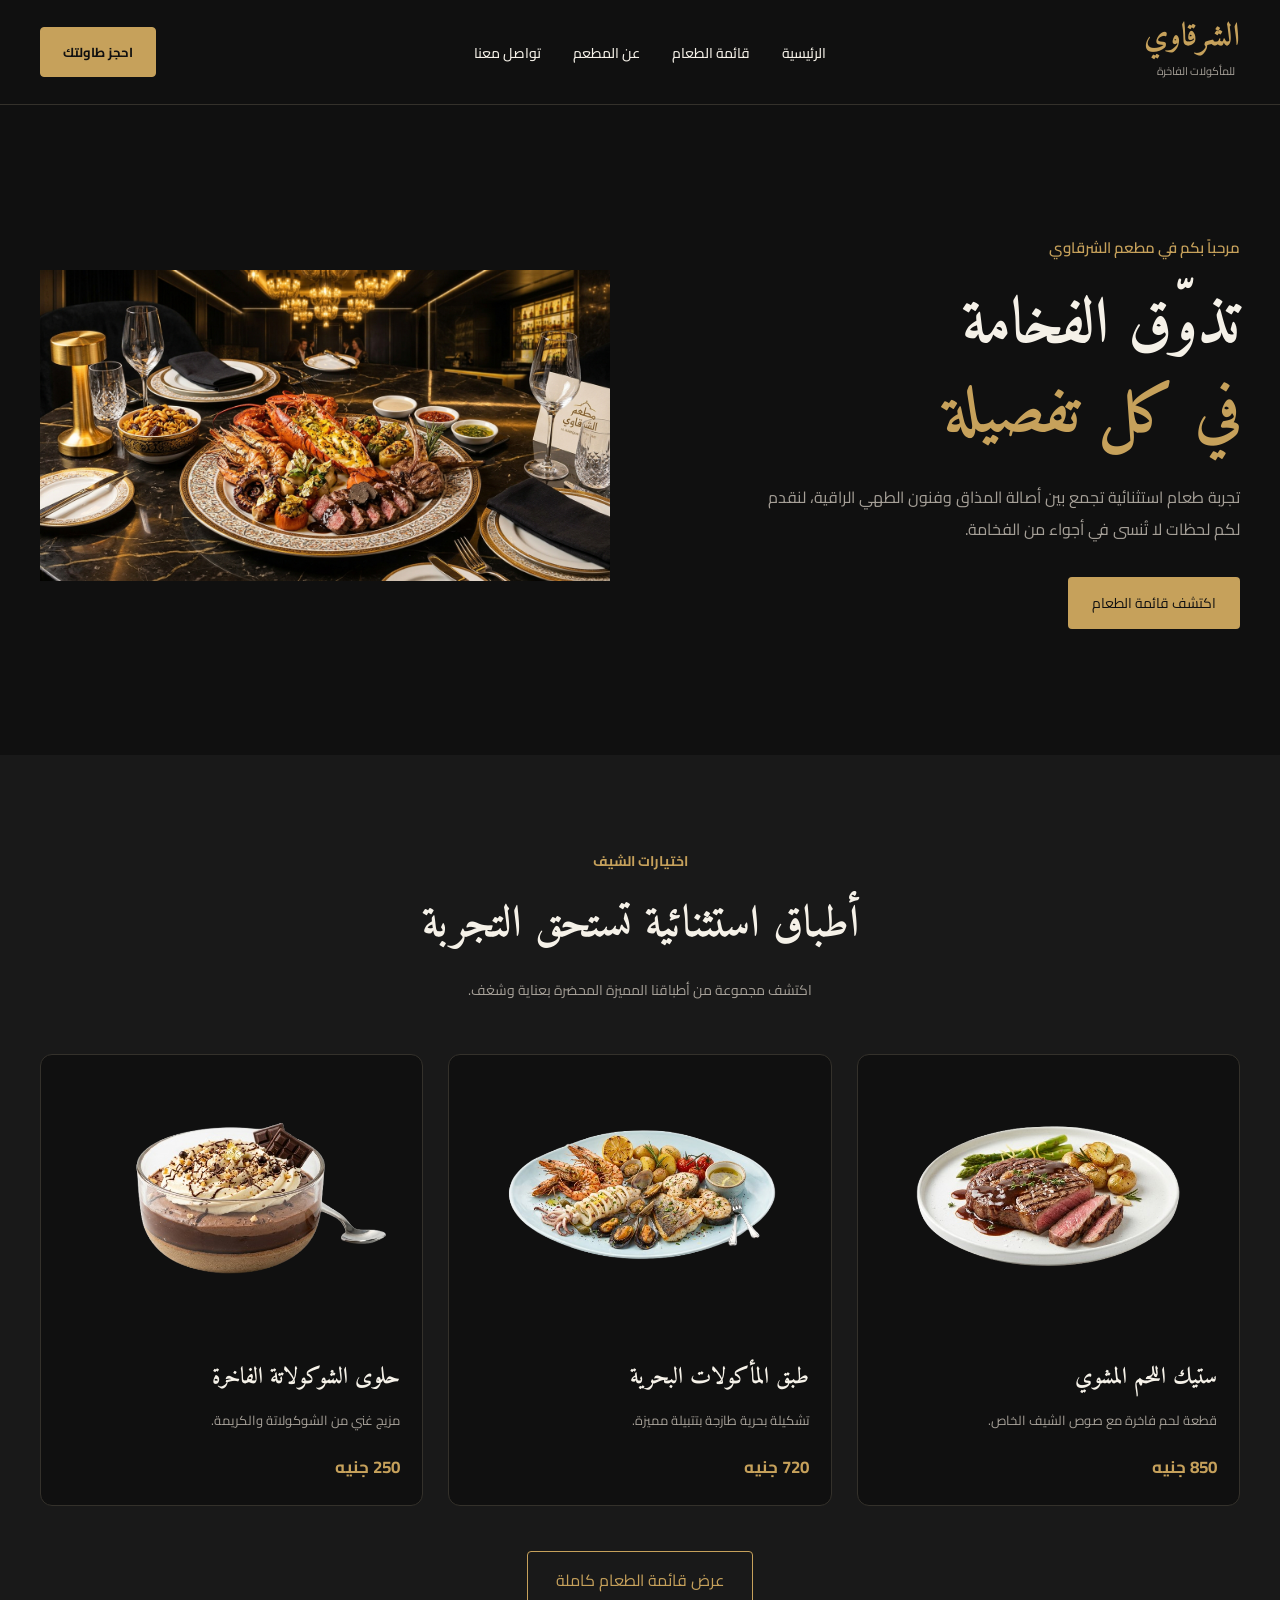
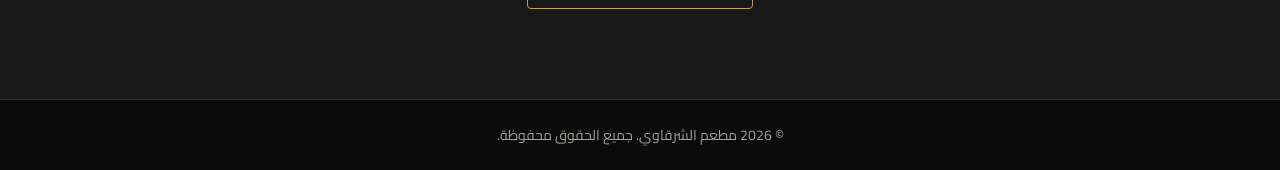
<file: index.html>
<!DOCTYPE html>
<html lang="ar" dir="rtl">
<head>
    <meta charset="UTF-8">
    <meta name="viewport" content="width=device-width, initial-scale=1.0">
    <title>مطعم الشرقاوي | الرئيسية</title>

    <!-- Google Fonts -->
    <link rel="preconnect" href="https://fonts.googleapis.com">
    <link rel="preconnect" href="https://fonts.gstatic.com" crossorigin>
    <link href="https://fonts.googleapis.com/css2?family=Amiri:wght@400;700&family=Cairo:wght@400;500;600;700;800&display=swap" rel="stylesheet">

    <!-- CSS -->
    <link rel="stylesheet" href="assets/css/tokens.css">
    <link rel="stylesheet" href="assets/css/style.css">
</head>
<body>


<!-- Header -->

<header class="header">
    <div class="container header-content">
        <a href="index.html" class="logo">
            <span>الشرقاوي</span>
            <small>للمأكولات الفاخرة</small>
        </a>

        <input type="checkbox" id="menu-toggle" class="menu-toggle">
        <label for="menu-toggle" class="menu-icon">
            <span></span>
            <span></span>
            <span></span>
        </label>

        <nav class="nav-bar">
            <ul>
                <li><a href="index.html" aria-current="page">الرئيسية</a></li>
                <li><a href="menu.html">قائمة الطعام</a></li>
                <li><a href="about.html">عن المطعم</a></li>
                <li><a href="contact.html">تواصل معنا</a></li>
            </ul>
        </nav>
        <a href="contact.html" class="reserve-btn">
            احجز طاولتك
        </a> 
    </div>
</header>


<!-- Main -->

<main>
    <section class="hero">
        <div class="container hero-content">
            <div class="hero-text">
                <span class="hero-subtitle">مرحباً بكم في مطعم الشرقاوي</span>
                <h1>
                    تذوّق الفخامة
                    <span>في كل تفصيلة</span>
                </h1>
                <p>
                    تجربة طعام استثنائية تجمع بين أصالة المذاق
                    وفنون الطهي الراقية، لنقدم لكم لحظات
                    لا تُنسى في أجواء من الفخامة.
                </p>
                <div class="hero-buttons">
                    <a href="menu.html" class="primary-btn">
                        اكتشف قائمة الطعام
                    </a>
                
                </div>
            </div>
            <div class="hero-image">
                <img src="assets/images/hero.png" alt="طبق فاخر من مطعم الشرقاوي">
            </div>
        </div>
    </section>


    <section class="featured">
        <div class="container">
            <div class="section-heading">
                <span>اختيارات الشيف</span>
                <h2>أطباق استثنائية تستحق التجربة</h2>
                <p>اكتشف مجموعة من أطباقنا المميزة المحضرة بعناية وشغف.</p>
            </div>

            <div class="dishes-grid">

                <div class="dish-card">
                    <div class="dish-image">
                        <img src="assets/images/dishes/steak.png" alt="ستيك مشوي">
                    </div>
                        <div class="dish-info">
                            <h3>ستيك اللحم المشوي</h3>
                            <p>قطعة لحم فاخرة مع صوص الشيف الخاص.</p>
                            <span class="dish-price">850 جنيه</span>
                        </div>             
                </div>

                <div class="dish-card">
                    <div class="dish-image">
                        <img src="assets/images/dishes/seafood.png" alt="طبق مأكولات بحرية">
                    </div>
                        <div class="dish-info">
                            <h3>طبق المأكولات البحرية</h3>
                            <p>تشكيلة بحرية طازجة بتتبيلة مميزة.</p>
                            <span class="dish-price">720  جنيه</span>
                        </div>             
                </div>

                <div class="dish-card">
                    <div class="dish-image">
                        <img src="assets/images/dishes/dessert.png" alt="حلوى الشوكولاتة">
                    </div>
                        <div class="dish-info">
                            <h3>حلوى الشوكولاتة الفاخرة</h3>
                            <p>مزيج غني من الشوكولاتة والكريمة.</p>
                            <span class="dish-price">250  جنيه</span>
                        </div>             
                </div>
            </div>

            <div class="featured-action">
                <a href="menu.html">عرض قائمة الطعام كاملة</a>
        </div>
        </div>
    </section>
</main>

<!-- Footer -->
<footer class="footer">
    <div class="container">
        <p>© 2026 مطعم الشرقاوي. جميع الحقوق محفوظة.</p>
    </div>
</footer>

</body>
</html>
</file>
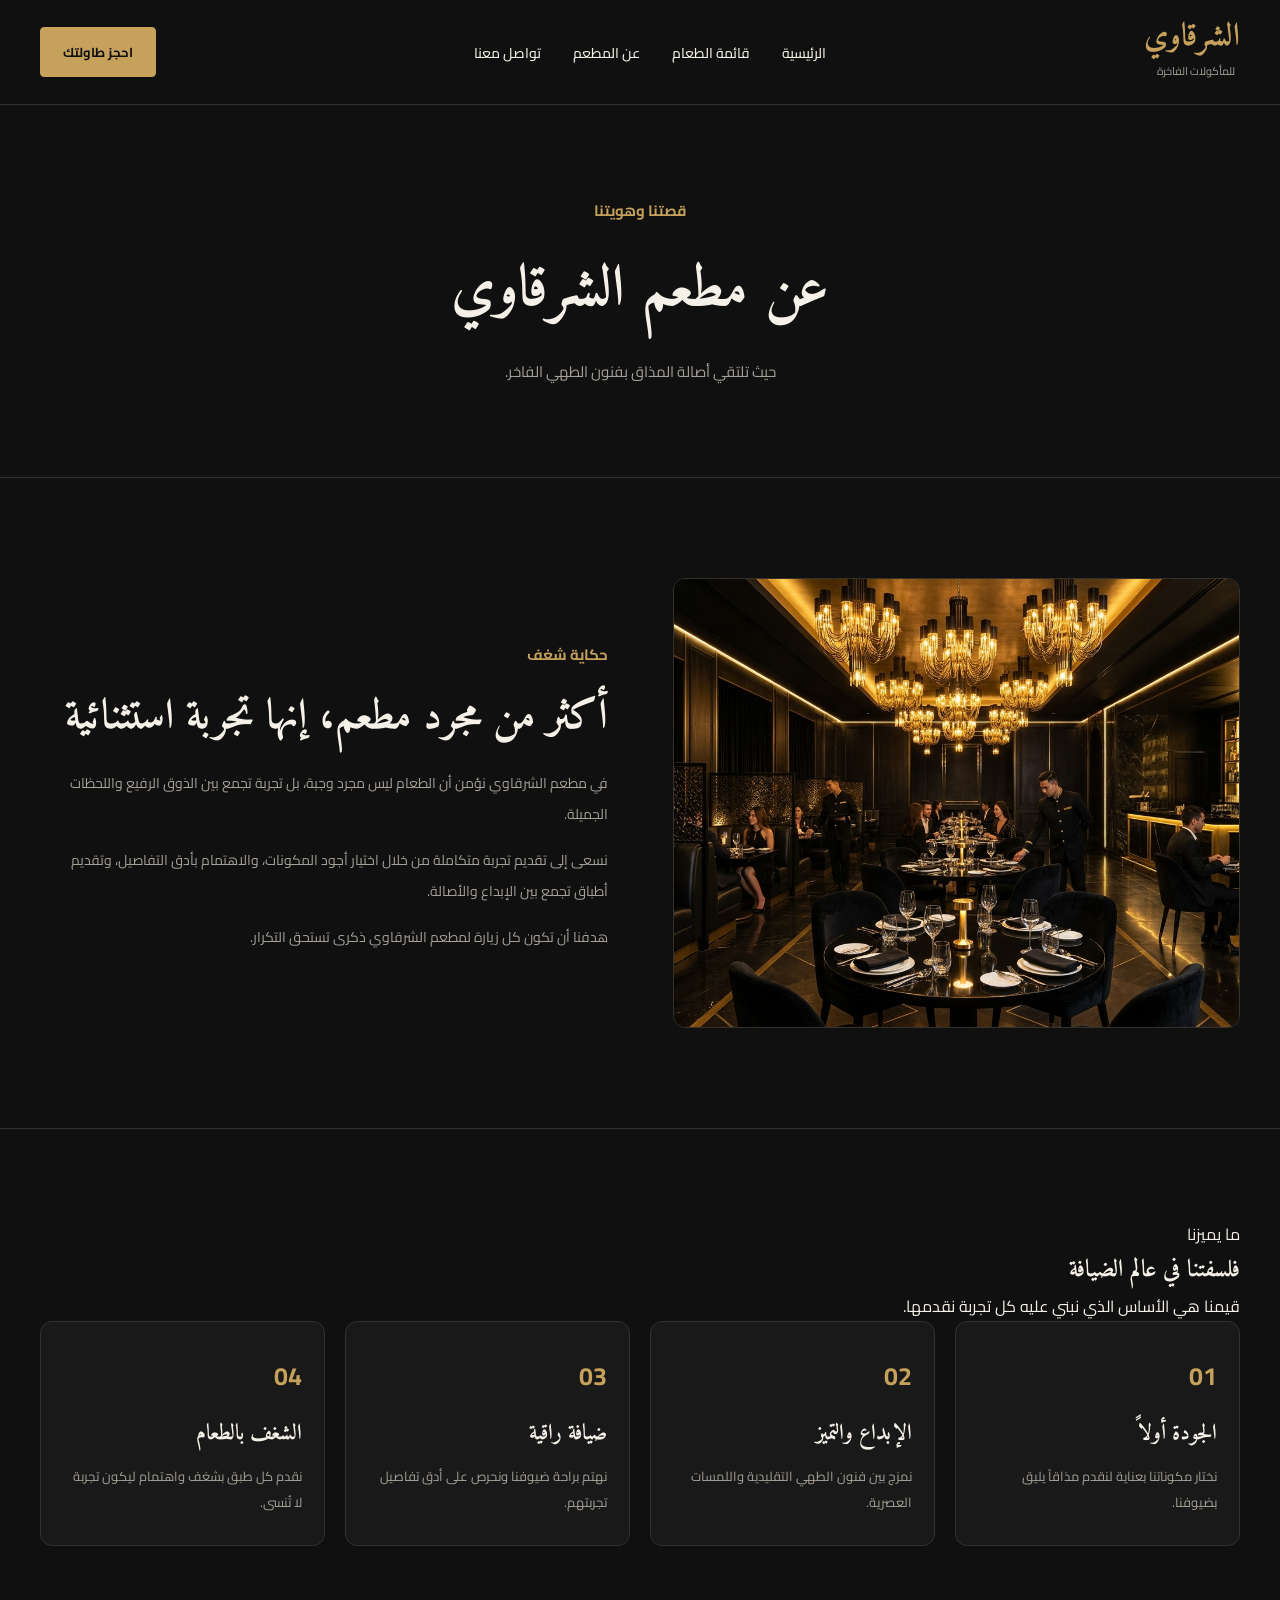
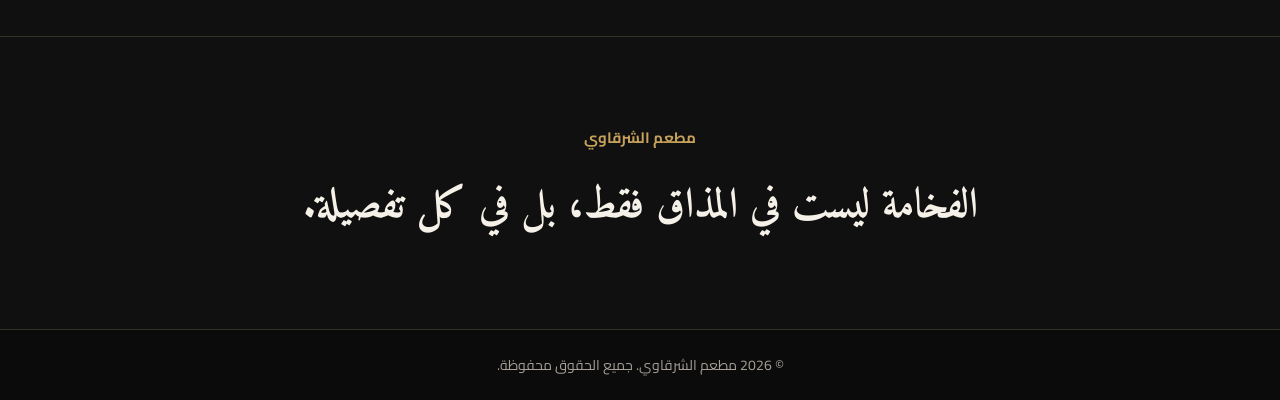
<file: about.html>
<!DOCTYPE html>
<html lang="ar" dir="rtl">
<head>
    <meta charset="UTF-8">
    <meta name="viewport" content="width=device-width, initial-scale=1.0">
    <title>عن المطعم | مطعم الشرقاوي</title>

    <link rel="preconnect" href="https://fonts.googleapis.com">
    <link rel="preconnect" href="https://fonts.gstatic.com" crossorigin>
    <link href="https://fonts.googleapis.com/css2?family=Amiri:wght@400;700&family=Cairo:wght@400;500;600;700;800&display=swap" rel="stylesheet">

    <link rel="stylesheet" href="assets/css/tokens.css">
    <link rel="stylesheet" href="assets/css/style.css">
</head>
<body>

<!-- Header -->
    <header class="header">
        <div class="container header-content">
            <a href="index.html" class="logo">
                <span>الشرقاوي</span>
                <small>للمأكولات الفاخرة</small>
            </a>

        <input type="checkbox" id="menu-toggle" class="menu-toggle">
        <label for="menu-toggle" class="menu-icon">
            <span></span>
            <span></span>
            <span></span>
        </label>

            <nav class="nav-bar">
                <ul>
                    <li><a href="index.html">الرئيسية</a></li>
                    <li><a href="menu.html">قائمة الطعام</a></li>
                    <li><a href="about.html" aria-current="page">عن المطعم</a></li>
                    <li><a href="contact.html">تواصل معنا</a></li>
                </ul>
            </nav>

            <a href="contact.html" class="reserve-btn">احجز طاولتك</a>
        </div>
    </header>


<!-- Main Content -->
<main>

    <div class="about-hero">
        <div class="container">
            <span>قصتنا وهويتنا</span>
            <h1>عن مطعم الشرقاوي</h1>
            <p>حيث تلتقي أصالة المذاق بفنون الطهي الفاخر.</p>
        </div>
    </div>

    <div class="about-story">
        <div class="container about-content">
            <div class="about-image">
                <img src="assets/images/about/restaurant.png" alt="الأجواء الفاخرة في مطعم الشرقاوي">
            </div>

            <div class="about-text">
                <span class="about-label">حكاية شغف</span>
                <h2>أكثر من مجرد مطعم، إنها تجربة استثنائية</h2>
                <p>
                    في مطعم الشرقاوي نؤمن أن الطعام ليس مجرد وجبة،
                    بل تجربة تجمع بين الذوق الرفيع واللحظات الجميلة.
                </p>
                <p>
                    نسعى إلى تقديم تجربة متكاملة من خلال اختيار
                    أجود المكونات، والاهتمام بأدق التفاصيل،
                    وتقديم أطباق تجمع بين الإبداع والأصالة.
                </p>
                <p>
                    هدفنا أن تكون كل زيارة لمطعم الشرقاوي
                    ذكرى تستحق التكرار.
                </p>
            </div>
        </div>
    </div>

    <div class="about-values">
        <div class="container">

            <div class="div-heading">
                <span>ما يميزنا</span>
                <h2>فلسفتنا في عالم الضيافة</h2>
                <p>قيمنا هي الأساس الذي نبني عليه كل تجربة نقدمها.</p>
            </div>

            <div class="values-grid">
                <div class="value-card">
                    <span class="value-number">01</span>
                    <h3>الجودة أولاً</h3>
                    <p>نختار مكوناتنا بعناية لنقدم مذاقاً يليق بضيوفنا.</p>
                </div>

                <div class="value-card">
                    <span class="value-number">02</span>
                    <h3>الإبداع والتميز</h3>
                    <p>نمزج بين فنون الطهي التقليدية واللمسات العصرية.</p>
                </div>

                <div class="value-card">
                    <span class="value-number">03</span>
                    <h3>ضيافة راقية</h3>
                    <p>نهتم براحة ضيوفنا ونحرص على أدق تفاصيل تجربتهم.</p>
                </div>

                <div class="value-card">
                    <span class="value-number">04</span>
                    <h3>الشغف بالطعام</h3>
                    <p>نقدم كل طبق بشغف واهتمام ليكون تجربة لا تُنسى.</p>
                </div>

            </div>
        </div>
    </div>
    
    <div class="about-quote">
        <div class="container">
            <span>مطعم الشرقاوي</span>
            <h2>الفخامة ليست في المذاق فقط، بل في كل تفصيلة.</h2>
        </div>
    </div>
</main>

    <footer class="footer">
        <div class="container">
            <p>© 2026 مطعم الشرقاوي. جميع الحقوق محفوظة.</p>
        </div>
    </footer>

</body>
</html>
</file>
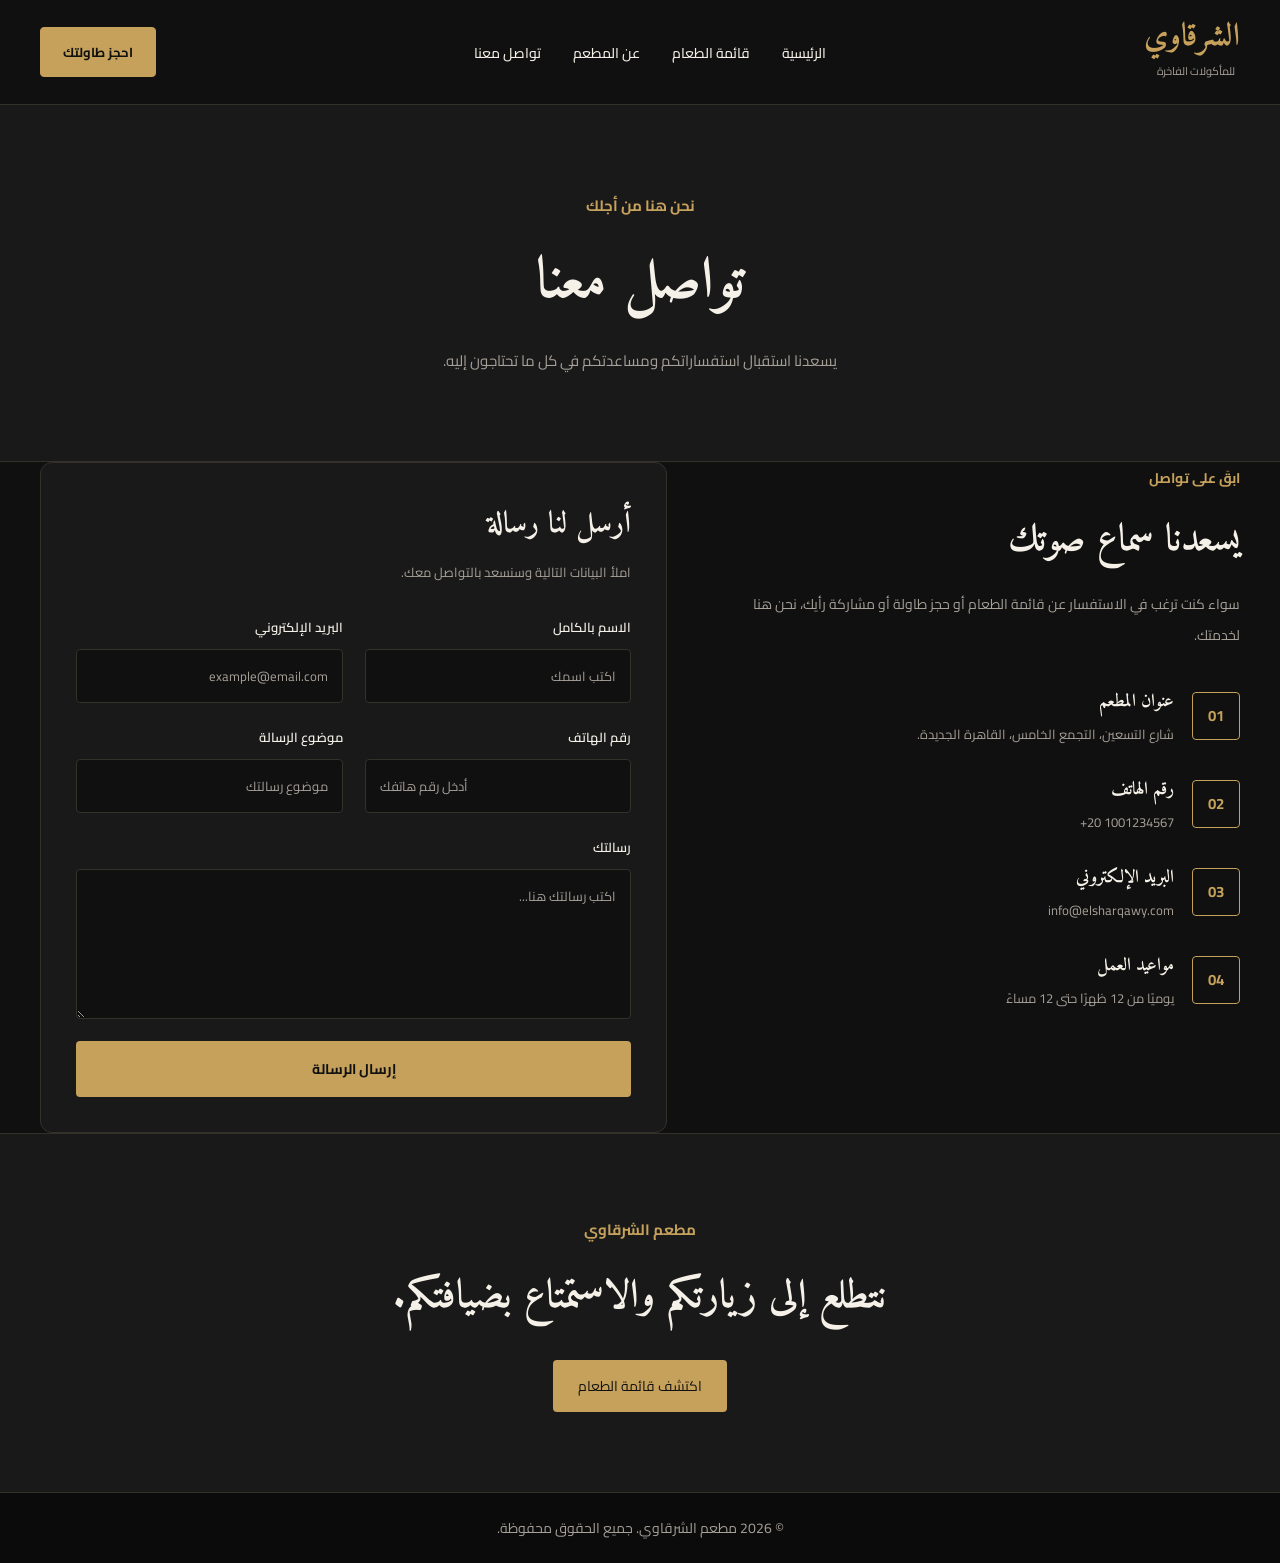
<file: contact.html>
<!DOCTYPE html>
<html lang="ar" dir="rtl">
<head>
    <meta charset="UTF-8">
    <meta name="viewport" content="width=device-width, initial-scale=1.0">
    <title>تواصل معنا | مطعم الشرقاوي</title>

    <link rel="preconnect" href="https://fonts.googleapis.com">
    <link rel="preconnect" href="https://fonts.gstatic.com" crossorigin>
    <link href="https://fonts.googleapis.com/css2?family=Amiri:wght@400;700&family=Cairo:wght@400;500;600;700;800&display=swap" rel="stylesheet">

    <link rel="stylesheet" href="assets/css/tokens.css">
    <link rel="stylesheet" href="assets/css/style.css">
</head>
<body>

<!-- Header -->
<header class="header">
    <div class="container header-content">

        <a href="index.html" class="logo">
            <span>الشرقاوي</span>
            <small>للمأكولات الفاخرة</small>
        </a>

        <input type="checkbox" id="menu-toggle" class="menu-toggle">
        <label for="menu-toggle" class="menu-icon">
            <span></span>
            <span></span>
            <span></span>
        </label>

        <nav class="nav-bar">
            <ul>
                <li><a href="index.html">الرئيسية</a></li>
                <li><a href="menu.html">قائمة الطعام</a></li>
                <li><a href="about.html">عن المطعم</a></li>
                <li><a href="contact.html" aria-current="page">تواصل معنا</a></li>
            </ul>
        </nav>

        <a href="contact.html" class="reserve-btn">احجز طاولتك</a>
    </div>
</header>


<!-- Main Content -->
<main>

    <div class="contact-hero">
        <div class="container">
            <span>نحن هنا من أجلك</span>
            <h1>تواصل معنا</h1>
            <p>يسعدنا استقبال استفساراتكم ومساعدتكم في كل ما تحتاجون إليه.</p>
        </div>
    </div>

    <div class="contact-div">
        <div class="container">
            <div class="contact-grid">

                <div class="contact-info">                   
                    <span class="contact-label">ابقَ على تواصل</span>
                    <h2>يسعدنا سماع صوتك</h2>
                    <p>
                        سواء كنت ترغب في الاستفسار عن قائمة الطعام
                        أو حجز طاولة أو مشاركة رأيك، نحن هنا لخدمتك.
                    </p>

                    <div class="contact-item">
                        <div class="contact-icon">01</div>
                        <div>
                            <h3>عنوان المطعم</h3>
                            <p>شارع التسعين، التجمع الخامس، القاهرة الجديدة.</p>
                        </div>
                    </div>

                    <div class="contact-item">
                        <div class="contact-icon">02</div>
                        <div>
                            <h3>رقم الهاتف</h3>
                            <p style="direction: ltr;">+20 1001234567</p>
                        </div>
                    </div>

                    <div class="contact-item">
                        <div class="contact-icon">03</div>
                        <div>
                            <h3>البريد الإلكتروني</h3>
                            <p>info@elsharqawy.com</p>
                        </div>
                    </div>

                    <div class="contact-item">
                        <div class="contact-icon">04</div>
                        <div>
                            <h3>مواعيد العمل</h3>
                            <p>يوميًا من 12 ظهرًا حتى 12 مساءً</p>
                        </div>
                    </div>
                </div>


                <div class="contact-form-wrapper">
                    <h2>أرسل لنا رسالة</h2>
                    <p>املأ البيانات التالية وسنسعد بالتواصل معك.</p>

                    <form class="contact-form">
                        <div class="form-group">
                            <label for="name">الاسم بالكامل</label>
                            <input type="text" id="name" placeholder="اكتب اسمك" required>
                        </div>

                        <div class="form-group">
                            <label for="email">البريد الإلكتروني</label>
                            <input type="email" id="email" placeholder="example@email.com" required>
                        </div>

                        <div class="form-group">
                            <label for="phone">رقم الهاتف</label>
                            <input type="tel" id="phone" placeholder="أدخل رقم هاتفك">
                        </div>

                        <div class="form-group">
                            <label for="subject">موضوع الرسالة</label>
                            <input type="text" id="subject" placeholder="موضوع رسالتك">
                        </div>

                        <div class="form-group">
                            <label for="message">رسالتك</label>
                            <textarea id="message" rows="5" placeholder="اكتب رسالتك هنا..." required></textarea>
                        </div>

                        <button type="submit" class="submit-btn">
                            إرسال الرسالة
                        </button>

                    </form>
                </div>
            </div>
        </div>
    </div>

    <div class="contact-banner">
        <div class="container">
            <span>مطعم الشرقاوي</span>
            <h2>نتطلع إلى زيارتكم والاستمتاع بضيافتكم.</h2>
            <a href="menu.html">اكتشف قائمة الطعام</a>
        </div>
    </div>

</main>

    <footer class="footer">
        <div class="container">
            <p>© 2026 مطعم الشرقاوي. جميع الحقوق محفوظة.</p>
        </div>
    </footer>

</body>
</html>
</file>
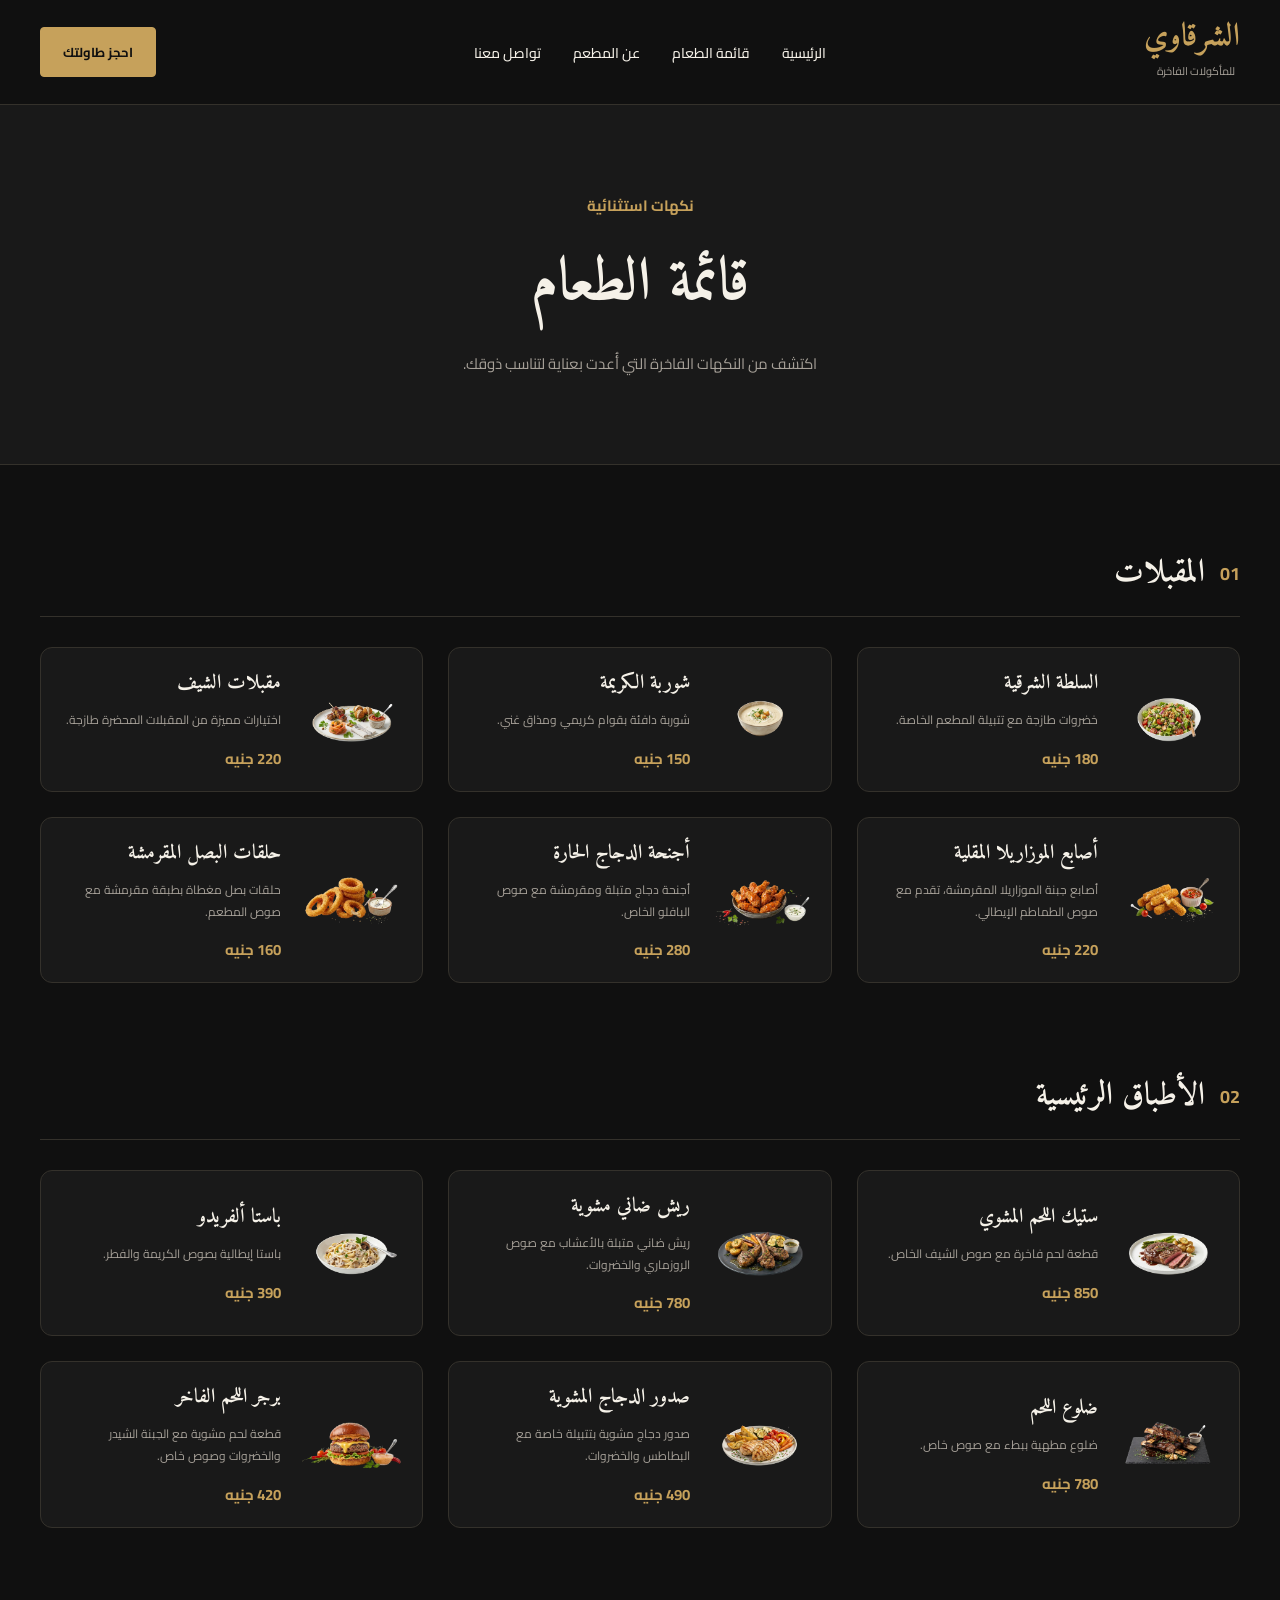
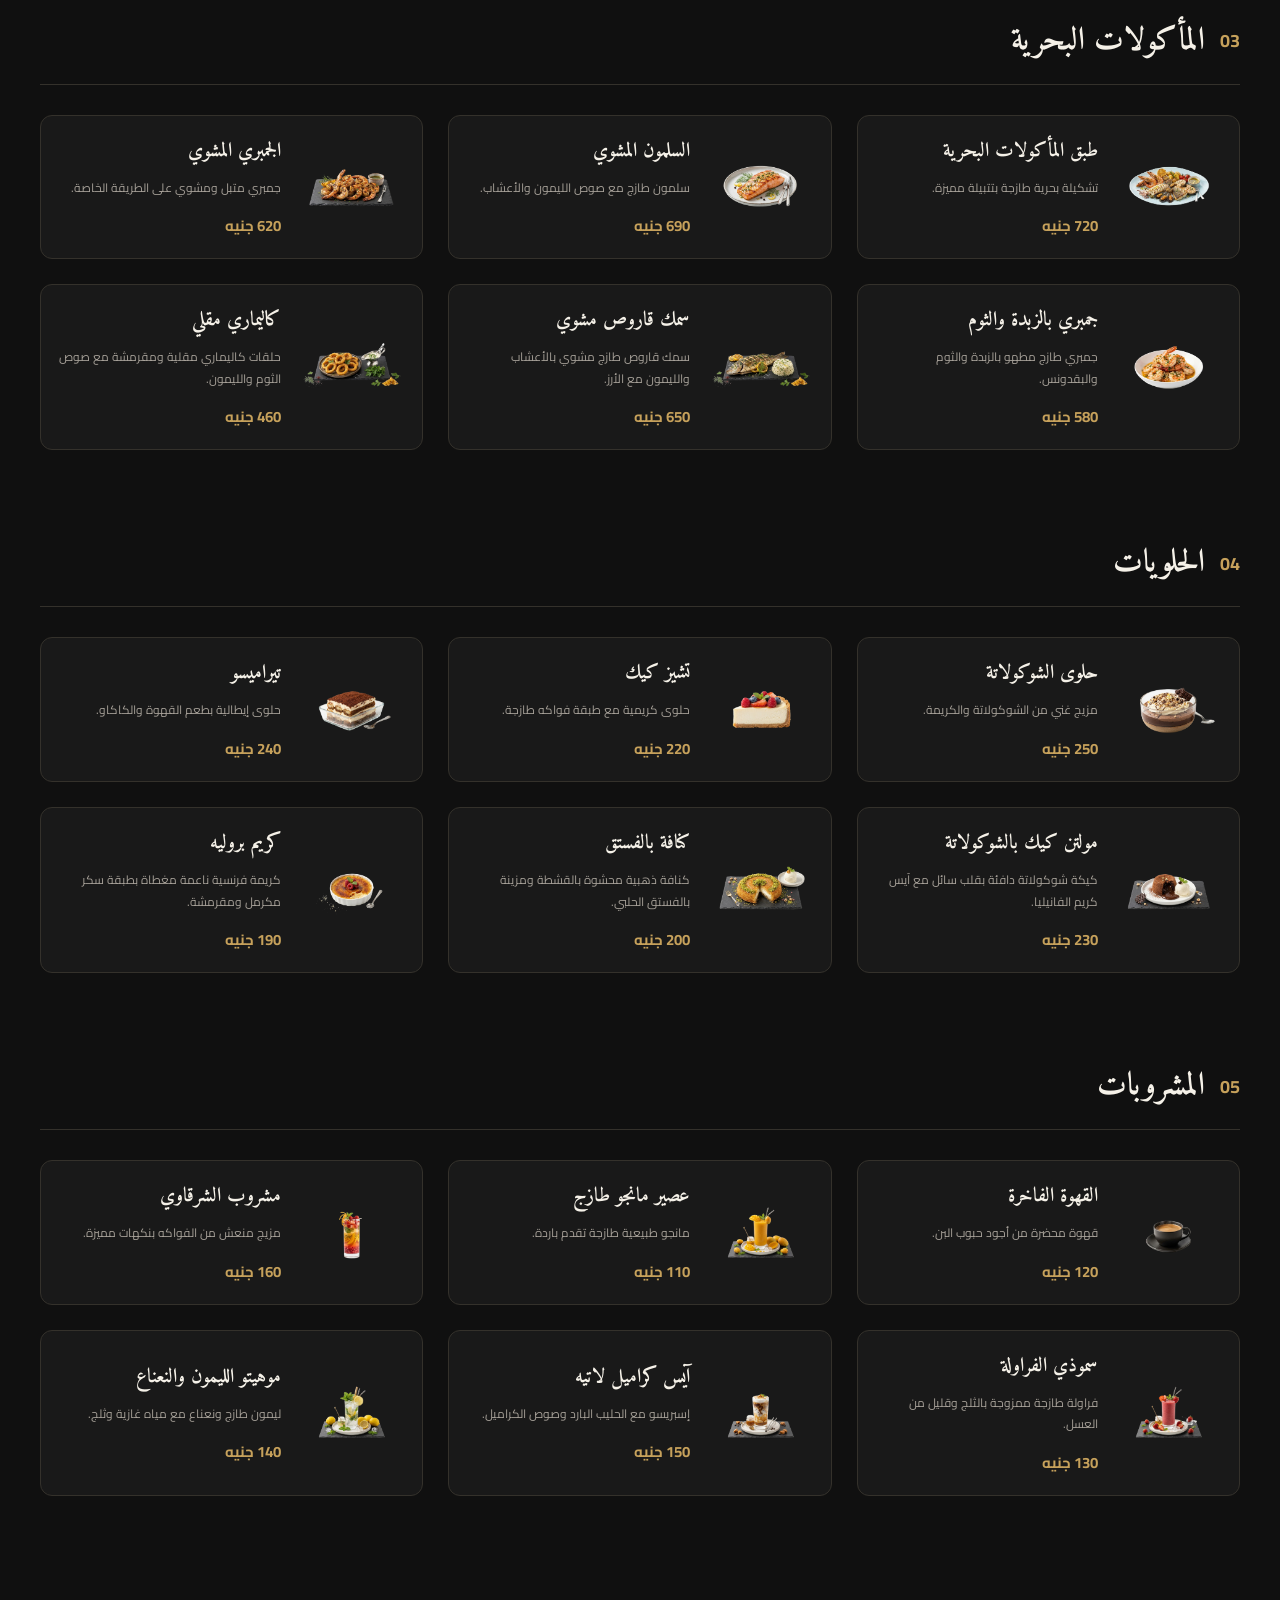
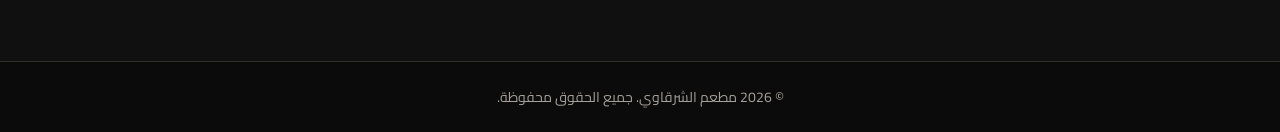
<file: menu.html>
<!DOCTYPE html>
<html lang="ar" dir="rtl">
<head>
    <meta charset="UTF-8">
    <meta name="viewport" content="width=device-width, initial-scale=1.0">
    <title>المنيو | مطعم الشرقاوي</title>
    <!-- Google Fonts -->
    <link rel="preconnect" href="https://fonts.googleapis.com">
    <link rel="preconnect" href="https://fonts.gstatic.com" crossorigin>
    <link href="https://fonts.googleapis.com/css2?family=Amiri:wght@400;700&family=Cairo:wght@400;500;600;700;800&display=swap" rel="stylesheet">

    <link rel="stylesheet" href="assets/css/tokens.css">
    <link rel="stylesheet" href="assets/css/style.css">
</head>
<body>

<!-- Header -->
<header class="header">
    <div class="container header-content">
        <a href="index.html" class="logo">
            <span>الشرقاوي</span>
            <small>للمأكولات الفاخرة</small>
        </a>

        <input type="checkbox" id="menu-toggle" class="menu-toggle">
        <label for="menu-toggle" class="menu-icon">
            <span></span>
            <span></span>
            <span></span>
        </label>

        <nav class="nav-bar">
            <ul>
                <li><a href="index.html">الرئيسية</a></li>
                <li><a href="menu.html" aria-current="page">قائمة الطعام</a></li>
                <li><a href="about.html">عن المطعم</a></li>
                <li><a href="contact.html">تواصل معنا</a></li>
            </ul>
        </nav>

        <a href="contact.html" class="reserve-btn">احجز طاولتك</a>
    </div>
</header>


<!-- Main Content -->
<main>
    <section class="menu-hero">
        <div class="container">
            <span>نكهات استثنائية</span>
            <h1>قائمة الطعام</h1>
            <p>اكتشف من النكهات الفاخرة التي أُعدت بعناية لتناسب ذوقك.</p>
        </div>
    </section>

    <section class="menu-section">
        <div class="container">


        <!-- 1. المقبلات -->
            <div class="menu-category">
                <div class="menu-heading">
                    <span>01</span>
                    <h2>المقبلات</h2>
                </div>

                <div class="menu-grid">
                    <div class="menu-card">
                        <img src="assets/images/menu/salad.png" alt="سلطة شرقية">
                        <div class="menu-card-info">
                            <h3>السلطة الشرقية</h3>
                            <p>خضروات طازجة مع تتبيلة المطعم الخاصة.</p>
                            <span>180 جنيه</span>
                        </div>
                    </div>

                    <div class="menu-card">
                        <img src="assets/images/menu/soup.png" alt="شوربة كريمة">
                        <div class="menu-card-info">
                            <h3>شوربة الكريمة</h3>
                            <p>شوربة دافئة بقوام كريمي ومذاق غني.</p>
                            <span>150 جنيه</span>
                        </div>
                    </div>

                    <div class="menu-card">
                        <img src="assets/images/menu/bruschetta.png" alt="مقبلات إيطالية">
                        <div class="menu-card-info">
                            <h3>مقبلات الشيف</h3>
                            <p>اختيارات مميزة من المقبلات المحضرة طازجة.</p>
                            <span>220 جنيه</span>
                        </div>
                    </div>

                    <div class="menu-card">
                        <img src="assets/images/menu/mozzarella-sticks.png" alt="أصابع الموزاريلا المقلية">
                        <div class="menu-card-info">
                            <h3>أصابع الموزاريلا المقلية</h3>
                            <p>أصابع جبنة الموزاريلا المقرمشة، تقدم مع صوص الطماطم الإيطالي.</p>
                            <span>220 جنيه</span>
                        </div>
                    </div>

                    <div class="menu-card">
                        <img src="assets/images/menu/chicken-wings.png" alt="أجنحة الدجاج الحارة">
                        <div class="menu-card-info">
                            <h3>أجنحة الدجاج الحارة</h3>
                            <p>أجنحة دجاج متبلة ومقرمشة مع صوص البافلو الخاص.</p>
                            <span>280 جنيه</span>
                        </div>
                    </div>

                    <div class="menu-card">
                        <img src="assets/images/menu/onion-rings.png" alt="حلقات البصل المقرمشة">
                        <div class="menu-card-info">
                            <h3>حلقات البصل المقرمشة</h3>
                            <p>حلقات بصل مغطاة بطبقة مقرمشة مع صوص المطعم.</p>
                            <span>160 جنيه</span>
                        </div>
                    </div>
                </div>
            </div>


        <!-- 2. الأطباق الرئيسية -->
            <div class="menu-category">
                <div class="menu-heading">
                    <span>02</span>
                    <h2>الأطباق الرئيسية</h2>
                </div>

                <div class="menu-grid">
                    <div class="menu-card">
                        <img src="assets/images/dishes/steak.png" alt="ستيك اللحم">
                        <div class="menu-card-info">
                            <h3>ستيك اللحم المشوي</h3>
                            <p>قطعة لحم فاخرة مع صوص الشيف الخاص.</p>
                            <span>850 جنيه</span>
                        </div>
                    </div>

                    <div class="menu-card">
                        <img src="assets/images/menu/lamb-chops.png" alt="ريش ضاني مشوية">
                        <div class="menu-card-info">
                            <h3>ريش ضاني مشوية</h3>
                            <p>ريش ضاني متبلة بالأعشاب مع صوص الروزماري والخضروات.</p>
                            <span>780 جنيه</span>
                        </div>
                    </div>

                    <div class="menu-card">
                        <img src="assets/images/menu/pasta.png" alt="باستا إيطالية">
                        <div class="menu-card-info">
                            <h3>باستا ألفريدو</h3>
                            <p>باستا إيطالية بصوص الكريمة والفطر.</p>
                            <span>390 جنيه</span>
                        </div>
                    </div>

                    <div class="menu-card">
                        <img src="assets/images/menu/ribs.png" alt="ضلوع لحم">
                        <div class="menu-card-info">
                            <h3>ضلوع اللحم</h3>
                            <p>ضلوع مطهية ببطء مع صوص خاص.</p>
                            <span>780 جنيه</span>
                        </div>
                    </div>

                    <div class="menu-card">
                        <img src="assets/images/menu/grilled-chicken.png" alt="صدور الدجاج المشوية">
                        <div class="menu-card-info">
                            <h3>صدور الدجاج المشوية</h3>
                            <p>صدور دجاج مشوية بتتبيلة خاصة مع البطاطس والخضروات.</p>
                            <span>490 جنيه</span>
                        </div>
                    </div>

                    <div class="menu-card">
                        <img src="assets/images/menu/beef-burger.png" alt="برجر اللحم الفاخر">
                        <div class="menu-card-info">
                            <h3>برجر اللحم الفاخر</h3>
                            <p>قطعة لحم مشوية مع الجبنة الشيدر والخضروات وصوص خاص.</p>
                            <span>420 جنيه</span>
                        </div>
                    </div>
                </div>
            </div>


        <!-- 3. المأكولات البحرية -->
            <div class="menu-category">
                <div class="menu-heading">
                    <span>03</span>
                    <h2>المأكولات البحرية</h2>
                </div>

                <div class="menu-grid">
                    <div class="menu-card">
                        <img src="assets/images/dishes/seafood.png" alt="مأكولات بحرية">
                        <div class="menu-card-info">
                            <h3>طبق المأكولات البحرية</h3>
                            <p>تشكيلة بحرية طازجة بتتبيلة مميزة.</p>
                            <span>720 جنيه</span>
                        </div>
                    </div>

                    <div class="menu-card">
                        <img src="assets/images/menu/salmon.png" alt="سلمون مشوي">
                        <div class="menu-card-info">
                            <h3>السلمون المشوي</h3>
                            <p>سلمون طازج مع صوص الليمون والأعشاب.</p>
                            <span>690 جنيه</span>
                        </div>
                    </div>

                    <div class="menu-card">
                        <img src="assets/images/menu/shrimp.png" alt="جمبري مشوي">
                        <div class="menu-card-info">
                            <h3>الجمبري المشوي</h3>
                            <p>جمبري متبل ومشوي على الطريقة الخاصة.</p>
                            <span>620 جنيه</span>
                        </div>
                    </div>

                    <div class="menu-card">
                        <img src="assets/images/menu/garlic-butter-shrimp.png" alt="جمبري بالزبدة والثوم">
                        <div class="menu-card-info">
                            <h3>جمبري بالزبدة والثوم</h3>
                            <p>جمبري طازج مطهو بالزبدة والثوم والبقدونس.</p>
                            <span>580 جنيه</span>
                        </div>
                    </div>

                    <div class="menu-card">
                        <img src="assets/images/menu/grilled-seabass.png" alt="سمك قاروص مشوي">
                        <div class="menu-card-info">
                            <h3>سمك قاروص مشوي</h3>
                            <p>سمك قاروص طازج مشوي بالأعشاب والليمون مع الأرز.</p>
                            <span>650 جنيه</span>
                        </div>
                    </div>

                    <div class="menu-card">
                        <img src="assets/images/menu/fried-calamari.png" alt="كاليماري مقلي">
                        <div class="menu-card-info">
                            <h3>كاليماري مقلي</h3>
                            <p>حلقات كاليماري مقلية ومقرمشة مع صوص الثوم والليمون.</p>
                            <span>460 جنيه</span>
                        </div>
                    </div>
                </div>
            </div>


        <!-- 4.الحلويات -->
            <div class="menu-category">
                <div class="menu-heading">
                    <span>04</span>
                    <h2>الحلويات</h2>
                </div>

                <div class="menu-grid">
                    <div class="menu-card">
                        <img src="assets/images/dishes/dessert.png" alt="حلوى الشوكولاتة">
                        <div class="menu-card-info">
                            <h3>حلوى الشوكولاتة</h3>
                            <p>مزيج غني من الشوكولاتة والكريمة.</p>
                            <span>250 جنيه</span>
                        </div>
                    </div>

                    <div class="menu-card">
                        <img src="assets/images/menu/cheesecake.png" alt="تشيز كيك">
                        <div class="menu-card-info">
                            <h3>تشيز كيك</h3>
                            <p>حلوى كريمية مع طبقة فواكه طازجة.</p>
                            <span>220 جنيه</span>
                        </div>
                    </div>

                    <div class="menu-card">
                        <img src="assets/images/menu/tiramisu.png" alt="تيراميسو">
                        <div class="menu-card-info">
                            <h3>تيراميسو</h3>
                            <p>حلوى إيطالية بطعم القهوة والكاكاو.</p>
                            <span>240 جنيه</span>
                        </div>
                    </div>

                    <div class="menu-card">
                        <img src="assets/images/menu/molten-cake.png" alt="مولتن كيك بالشوكولاتة">
                        <div class="menu-card-info">
                            <h3>مولتن كيك بالشوكولاتة</h3>
                            <p>كيكة شوكولاتة دافئة بقلب سائل مع آيس كريم الفانيليا.</p>
                            <span>230 جنيه</span>
                        </div>
                    </div>

                    <div class="menu-card">
                        <img src="assets/images/menu/pistachio-kunafa.png" alt="كنافة بالفستق">
                        <div class="menu-card-info">
                            <h3>كنافة بالفستق</h3>
                            <p>كنافة ذهبية محشوة بالقشطة ومزينة بالفستق الحلبي.</p>
                            <span>200 جنيه</span>
                        </div>
                    </div>

                    <div class="menu-card">
                        <img src="assets/images/menu/creme-brulee.png" alt="كريم بروليه">
                        <div class="menu-card-info">
                            <h3>كريم بروليه</h3>
                            <p>كريمة فرنسية ناعمة مغطاة بطبقة سكر مكرمل ومقرمشة.</p>
                            <span>190 جنيه</span>
                        </div>
                    </div>
                </div>
            </div>


        <!-- 5. المشروبات -->
            <div class="menu-category">
                <div class="menu-heading">
                    <span>05</span>
                    <h2>المشروبات</h2>
                </div>

                <div class="menu-grid">
                    <div class="menu-card">
                        <img src="assets/images/menu/coffee.png" alt="قهوة">
                        <div class="menu-card-info">
                            <h3>القهوة الفاخرة</h3>
                            <p>قهوة محضرة من أجود حبوب البن.</p>
                            <span>120 جنيه</span>
                        </div>
                    </div>

                    <div class="menu-card">
                        <img src="assets/images/menu/mango-juice.png" alt="عصير مانجو طازج">
                        <div class="menu-card-info">
                            <h3>عصير مانجو طازج</h3>
                            <p>مانجو طبيعية طازجة تقدم باردة.</p>
                            <span>110 جنيه</span>
                        </div>
                    </div>

                    <div class="menu-card">
                        <img src="assets/images/menu/mocktail.png" alt="مشروب منعش">
                        <div class="menu-card-info">
                            <h3>مشروب الشرقاوي</h3>
                            <p>مزيج منعش من الفواكه بنكهات مميزة.</p>
                            <span>160 جنيه</span>
                        </div>
                    </div>

                    <div class="menu-card">
                        <img src="assets/images/menu/strawberry-smoothie.png" alt="سموذي الفراولة">
                        <div class="menu-card-info">
                            <h3>سموذي الفراولة</h3>
                            <p>فراولة طازجة ممزوجة بالثلج وقليل من العسل.</p>
                            <span>130 جنيه</span>
                        </div>
                    </div>

                    <div class="menu-card">
                        <img src="assets/images/menu/iced-caramel-latte.png" alt="آيس كراميل لاتيه">
                        <div class="menu-card-info">
                            <h3>آيس كراميل لاتيه</h3>
                            <p>إسبريسو مع الحليب البارد وصوص الكراميل.</p>
                            <span>150 جنيه</span>
                        </div>
                    </div>

                    <div class="menu-card">
                        <img src="assets/images/menu/lemon-mojito.png" alt="موهيتو الليمون والنعناع">
                        <div class="menu-card-info">
                            <h3>موهيتو الليمون والنعناع</h3>
                            <p>ليمون طازج ونعناع مع مياه غازية وثلج.</p>
                            <span>140 جنيه</span>
                        </div>
                    </div>
                </div>
            </div>
        </div>
    </section>
</main>

    <footer class="footer">
        <div class="container">
            <p>© 2026 مطعم الشرقاوي. جميع الحقوق محفوظة.</p>
        </div>
    </footer>

</body>
</html>
</file>
<file: assets/css/tokens.css>
:root {
    --color-primary: #C6A15B;
    --color-background: #101010;
    --color-surface: #191919;
    --color-text: #F5F1E8;
    --color-muted: #A6A098;
    --color-border: #34312B;

    --font-heading: "Amiri", serif;
    --font-body: "Cairo", sans-serif;

    --font-xs: 12px;
    --font-sm: 14px;
    --font-base: 16px;
    --font-lg: 20px;
    --font-xl: 28px;
    --font-2x1: 40px;
    --font-3x1: 56px;

    --space-1: 4px;
    --space-2: 8px;
    --space-3: 12px;
    --space-4: 16px;
    --space-5: 24px;
    --space-6: 32px;
    --space-7: 48px;
    --space-8: 64px;

    --radius-sm: 4px;
    --radius-md: 8px;
    --radius-lg: 12px;

    --container-width: 1200px;
}
</file>
<file: assets/css/style.css>
* {
    box-sizing: border-box;
    margin: 0;
    padding: 0;
}

body {
    background-color: var(--color-background);
    color: var(--color-text);
    font-family: var(--font-body);
    direction: rtl;
}

h1, h2, h3, h4 {
    font-family: var(--font-heading);
}

.container {
    width: min(100% - 40px, var(--container-width));
    margin-inline: auto;
}

.header {
    border-color: var(--color-surface);
    border-bottom: 1px solid var(--color-border);
    padding-block: 18px;
}

.header-content {
    display: flex;
    justify-content: space-between;
    align-items: center;
    gap: 30px;
}

.logo {
    display: flex;
    flex-direction: column;
    flex-shrink: 0;
    text-decoration: none;
    color: var(--color-primary);
}

.logo span {
    font-family: var(--font-heading);
    font-size: 32px;
    font-weight: 700;
    line-height: 1.2;
}

.logo small {
    font-family: var(--font-body);
    color: var(--color-muted);
    font-size: 11px;
    margin: 5px;
}

.nav-bar {
    flex: 1;
    display: flex;
    justify-content: center;
}

.nav-bar ul {
    display: flex;
    align-items: center;
    gap: clamp(16px, 2.5vw, 32px);
    list-style: none;
}

.nav-bar a {
    position: relative;
    text-decoration: none;
    color: var(--color-text);
    font-size: var(--font-sm);
    font-weight: 500;
    transition: color 0.3s ease;
}

.nav-bar a::after {
    content: "";
    position: absolute;
    bottom: -7px;
    right: 0;
    width: 0;
    height: 2px;
    background-color: var(--color-primary);
    transition: width 0.3s ease;
}

.nav-bar a:hover,
.nav-bar a:focus-visible {
    color: var(--color-primary);
}

.nav-bar a:hover::after,
.nav-bar a:focus-visible::after {
    width: 100%;
}

.reserve-btn {
    text-decoration: none;
    border: 1px solid var(--color-primary);
    background-color: var(--color-primary);
    color: var(--color-background);
    padding: 12px 22px;
    flex-shrink: 0;
    border-radius: var(--radius-sm);
    font-family: var(--font-body);
    font-size: 13px;
    font-weight: 700;
    transition: background-color 0.3s ease;
}

.reserve-btn:hover,
.reserve-btn:focus-visible {
    background-color: var(--color-text);
    color: var(--color-background);
}

.hero {
    padding-block: 80px;
    min-height: 650px;
    display: flex;
    align-items: center;
}

.hero-content {
    display: flex;
    align-items: center;
    justify-content: space-between;
    gap: 60px;
}

.hero-text {
    flex: 1;
}

.hero-subtitle {
    color: var(--color-primary);
    font-size: 15px;
    font-weight: 600;
}

.hero-text h1 {
    font-size: clamp(38px, 5vw, 64px);
    line-height: 1.4;
    margin-block: 20px;
}

.hero-text h1 span {
    display: block;
    color: var(--color-primary);
}

.hero-text p {
    color: var(--color-muted);
    font-size: 16px;
    line-height: 2;
    max-width: 500px;
}

.hero-buttons {
    display: flex;
    align-items: center;
    gap: 16px;
    margin-top: 32px;
}

.primary-btn {
    display: inline-block;
    text-decoration: none;
    padding: 13px 24px;
    border-radius: var(--radius-sm);
    font-size: var(--font-sm);
    transition: 0.3s ease;
}

.primary-btn {
    background-color: var(--color-primary);
    color: var(--color-background);
}

.primary-btn:hover {
    background-color: var(--color-text);
}


.hero-image {
    flex: 1;
}

.hero-image img {
    width: 100%;
    height: 480px;
    object-fit: contain;
    border-radius: var(--radius-lg);
}

.featured {
    padding-block: 90px;
    background-color: var(--color-surface);
}

.section-heading {
    text-align: center;
    margin-bottom: 50px;
}

.section-heading > span {
    color: var(--color-primary);
    font-size: 14px;
    font-weight: 700;
}

.section-heading h2 {
    font-size: clamp(30px, 4vw, 44px);
    margin-block: 12px;
}

.section-heading p {
    color: var(--color-muted);
    font-size: 14px;
    line-height: 2;
}

.dishes-grid {
    display: grid;
    grid-template-columns: repeat(3, 1fr);
    gap: 25px;
}

.dish-card {
    background-color: var(--color-background);
    border: 1px solid var(--color-border);
    border-radius: var(--radius-lg);
    overflow: hidden;
    transition: transform 0.3s ease, border-color 0.3s ease;
}

.dish-card:hover {
    transform: translateY(-8px);
    border-color: var(--color-primary);
}

.dish-image {
    overflow: hidden;
    height: 280px;
    padding: 15px;
}

.dish-image img {
    width: 100%;
    height: 100%;
    transition: transform 0.4s ease;
    cursor: pointer;
    object-fit: contain;
}

.dish-card:hover .dish-image img {
    transform: scale(1.06);
}

.dish-info {
    padding: 22px;
}

.dish-info h3 {
    font-size: 23px;
    margin-bottom: 10px;
}

.dish-info p {
    color: var(--color-muted);
    font-size: 13px;
    line-height: 1.9;
    margin-bottom: 18px;
}

.dish-price {
    color: var(--color-primary);
    font-size: 17px;
    font-weight: 700;
}

.featured-action {
    text-align: center;
    margin-top: 45px;
}

.featured-action a {
    display: inline-block;
    padding: 13px 28px;
    border: 1px solid var(--color-primary);
    border-radius: var(--radius-sm);
    color: var(--color-primary);
    text-decoration: none;
    transition: 0.3s ease;
}

.featured-action a:hover {
    background-color: var(--color-primary);
    color: var(--color-background);
}

.menu-hero {
    padding-block: 85px;
    text-align: center;
    background-color: var(--color-surface);
    border-bottom: 1px solid var(--color-border);
}

.menu-hero span {
    color: var(--color-primary);
    font-size: 15px;
    font-weight: 700;
}

.menu-hero h1 {
    font-size: clamp(40px, 5vw, 60px);
    margin-block: 12px;
}

.menu-hero p {
    color: var(--color-muted);
    font-size: 15px;
    line-height: 2;
}

.menu-section {
    padding-block: 80px;
}

.menu-category {
    margin-bottom: 85px;
}

.menu-heading {
    display: flex;
    align-items: center;
    gap: 15px;
    margin-bottom: 30px;
    padding-bottom: 15px;
    border-bottom: 1px solid var(--color-border);
}

.menu-heading span {
    color: var(--color-primary);
    font-size: 18px;
    font-weight: 700;
}

.menu-heading h2 {
    font-size: 32px;
}

.menu-grid {
    display: grid;
    grid-template-columns: repeat(3, 1fr);
    gap: 25px;
}

.menu-card {
    display: flex;
    align-items: center;
    gap: 18px;
    padding: 18px;
    background-color: var(--color-surface);
    border: 1px solid var(--color-border);
    border-radius: var(--radius-lg);
    transition: transform 0.3s ease, border-color 0.3s ease;
}

.menu-card:hover {
    transform: translateY(-5px);
    border-color: var(--color-primary);
}

.menu-card img {
    width: 105px;
    height: 105px;
    object-fit: contain;
    flex-shrink: 0;
}

.menu-card-info h3 {
    font-size: 20px;
    margin-bottom: 8px;
}

.menu-card-info p {
    color: var(--color-muted);
    font-size: 12px;
    line-height: 1.8;
    margin-bottom: 12px;
}

.menu-card-info span {
    color: var(--color-primary);
    font-size: 15px;
    font-weight: 700;
}


.about-hero {
    padding-block: 90px;
    text-align: center;
    background-color: var(--color-background);
    border-bottom: 1px solid var(--color-border);
}

.about-hero span,
.about-label {
    color: var(--color-primary);
    font-size: 15px;
    font-weight: 700;
}

.about-hero h1 {
    font-size: clamp(38px, 5vw, 58px);
    margin-block: 15px;
}

.about-hero p {
    color: var(--color-muted);
    font-size: 15px;
    line-height: 2;
}

.about-story {
    padding-block: 100px;
}

.about-content {
    display: grid;
    grid-template-columns: 1fr 1fr;
    align-items: center;
    gap: 65px;
}

.about-image {
    height: 450px;
    overflow: hidden;
    border-radius: var(--radius-lg);
    border: 1px solid var(--color-border);
}

.about-image img {
    width: 100%;
    height: 100%;
    object-fit: cover;
}

.about-text h2 {
    font-size: clamp(30px, 4vw, 42px);
    line-height: 1.5;
    margin-block: 18px;
}

.about-text p {
    color: var(--color-muted);
    font-size: 14px;
    line-height: 2.2;
    margin-bottom: 15px;
}


.about-values {
    padding-block: 90px;
    background-color: var(--color-background);
    border-block: 1px solid var(--color-border);
}

.values-grid {
    display: grid;
    grid-template-columns: repeat(4, 1fr);
    gap: 20px;
}

.value-card {
    padding: 30px 22px;
    background-color: var(--color-surface);
    border: 1px solid var(--color-border);
    border-radius: var(--radius-lg);
    transition: transform 0.3s ease, border-color 0.3s ease;
}

.value-card:hover {
    transform: translateY(-7px);
    border-color: var(--color-primary);
}

.value-number {
    color: var(--color-primary);
    font-size: 25px;
    font-weight: 700;
}

.value-card h3 {
    font-size: 22px;
    margin-block: 15px 10px;
}

.value-card p {
    color: var(--color-muted);
    font-size: 13px;
    line-height: 2;
}

.about-quote {
    padding-block: 85px;
    text-align: center;
}

.about-quote span {
    color: var(--color-primary);
    font-size: 15px;
    font-weight: 700;
}

.about-quote h2 {
    max-width: 750px;
    margin: 20px auto 0;
    font-size: clamp(28px, 4vw, 42px);
    line-height: 1.7;
}


.contact-hero {
    padding-block: 85px;
    text-align: center;
    background-color: var(--color-surface);
    border-bottom: 1px solid var(--color-border);
}

.contact-hero span {
    color: var(--color-primary);
    font-size: 15px;
    font-weight: 700;
}

.contact-hero h1 {
    font-size: clamp(38px, 5vw, 58px);
    margin-block: 12px;
}

.contact-hero p {
    color: var(--color-muted);
    font-size: 15px;
    line-height: 2;
}

.contact-section {
    padding-block: 90px;
}

.contact-grid {
    display: grid;
    grid-template-columns: 0.9fr 1.1fr;
    gap: 60px;
    align-items: start;
}

.contact-label {
    color: var(--color-primary);
    font-size: 14px;
    font-weight: 700;
}

.contact-info h2 {
    font-size: 38px;
    margin-block: 15px;
}

.contact-info > p {
    color: var(--color-muted);
    font-size: 14px;
    line-height: 2.2;
    margin-bottom: 35px;
}

.contact-item {
    display: flex;
    align-items: center;
    gap: 18px;
    margin-bottom: 28px;
}

.contact-icon {
    width: 48px;
    height: 48px;
    display: flex;
    justify-content: center;
    align-items: center;
    flex-shrink: 0;
    border: 1px solid var(--color-primary);
    border-radius: var(--radius-sm);
    color: var(--color-primary);
    font-size: 15px;
    font-weight: 700;
}

.contact-item h3 {
    font-size: 18px;
    margin-bottom: 5px;
}

.contact-item p {
    color: var(--color-muted);
    font-size: 13px;
}

.contact-form-wrapper {
    padding: 35px;
    background-color: var(--color-surface);
    border: 1px solid var(--color-border);
    border-radius: var(--radius-lg);
}

.contact-form-wrapper h2 {
    font-size: 30px;
    margin-bottom: 10px;
}

.contact-form-wrapper > p {
    color: var(--color-muted);
    font-size: 13px;
    margin-bottom: 30px;
    line-height: 1.8;
}

.contact-form {
    display: grid;
    grid-template-columns: repeat(2, 1fr);
    gap: 22px;
}

.form-group {
    display: flex;
    flex-direction: column;
    gap: 10px;
}

.form-group:nth-child(5) {
    grid-column: 1 / -1;
}

.form-group label {
    color: var(--color-text);
    font-size: 13px;
    font-weight: 600;
}

.form-group input,
.form-group textarea {
    width: 100%;
    padding: 14px;
    background-color: var(--color-background);
    border: 1px solid var(--color-border);
    border-radius: var(--radius-sm);
    outline: none;
    color: var(--color-text);
    font-family: var(--font-body);
    font-size: 13px;
    transition: border-color 0.3s ease;
}

.form-group input:focus,
.form-group textarea:focus {
    border-color: var(--color-primary);
}

.form-group input::placeholder,
.form-group textarea::placeholder {
    color: var(--color-muted);
}

.form-group textarea {
    resize: vertical;
}

.contact-form-wrapper {
    width: min(100%, 650px);
    margin-inline: auto;
}

.submit-btn {
    grid-column: 1 / -1;
    padding: 15px;
    border: none;
    border-radius: var(--radius-sm);
    background-color: var(--color-primary);
    color: var(--color-background);
    font-family: var(--font-body);
    font-size: 14px;
    font-weight: 700;
    cursor: pointer;
    transition: background-color 0.3s ease;
}

.submit-btn:hover {
    background-color: var(--color-text);
}

.contact-banner {
    padding-block: 80px;
    text-align: center;
    background-color: var(--color-surface);
    border-top: 1px solid var(--color-border);
}

.contact-banner span {
    color: var(--color-primary);
    font-size: 15px;
    font-weight: 700;
}

.contact-banner h2 {
    font-size: clamp(26px, 4vw, 40px);
    margin-block: 18px 28px;
}

.contact-banner a {
    display: inline-block;
    padding: 13px 25px;
    background-color: var(--color-primary);
    color: var(--color-background);
    border-radius: var(--radius-sm);
    text-decoration: none;
    font-size: 14px;
    transition: background-color 0.3s ease;
}

.contact-banner a:hover {
    background-color: var(--color-text);
}

.footer {
    background-color: #0b0b0b;
    border-top: 1px solid var(--color-border);
    padding: 22px 15px;
    text-align: center;
}

.footer p {
    color: var(--color-muted);
    font-size: 14px;
    margin: 0;
}

.menu-toggle,
.menu-icon {
    display: none;
}


/* Responsive */

@media (max-width: 1000px) {
    .menu-grid {
        grid-template-columns: repeat(2, 1fr);
    }
}

@media (max-width: 900px) {
    .dishes-grid {
        grid-template-columns: repeat(2, 1fr);
    }

    .about-content {
        gap: 35px;
    }

    .values-grid {
        grid-template-columns: repeat(2, 1fr);
    }

    .contact-grid {
        grid-template-columns: 1fr;
        gap: 45px;
    }
}


@media (max-width: 768px) {
    .header-content {
        display: grid;
        grid-template-columns: 1fr auto 1fr;
        align-items: center;
        gap: 10px;
    }

    .logo {
        grid-column: 2;
        grid-row: 1;
        width: auto;
        align-items: center;
        text-align: center;
        margin-left: 30px;
    }

    .logo span {
        font-size: 27px;
    }

    .logo small {
        font-size: 10px;
    }

    .nav-bar {
        display: none;
        grid-column: 1 / -1;
        grid-row: 2;
        width: 100%;
        text-align: center;
    }

    .nav-bar ul {
        display: flex;
        flex-direction: column;
        align-items: center;
        justify-content: center;
        gap: 0;
        padding: 15px 0;
    }

    .nav-bar li {
        width: 100%;
        text-align: center;
    }

    .nav-bar a {
        display: block;
        padding: 12px;
    }

    .menu-toggle:checked ~ .nav-bar {
        display: block;
    }

    .reserve-btn {
        grid-column: 3;
        grid-row: 1;
        justify-self: end;
        margin: 0;
        padding: 8px 10px;
        font-size: 11px;
        white-space: nowrap;
    }

    .nav-bar a:hover,
    .nav-bar a:focus-visible {
        color: var(--color-primary);
    }

    .hero {
        padding-block: 50px;
    }

    .hero-content {
        flex-direction: column;
        text-align: center;
        gap: 35px;
    }

    .hero-text p {
        margin-inline: auto;
    }

    .hero-buttons {
        justify-content: center;
        flex-wrap: wrap;
    }

    .hero-image {
        width: 100%;
    }

    .hero-image img {
        height: 350px;
    }

    .menu-toggle {
        display: none;
    }

    .menu-icon {
        display: flex;
        grid-column: 1;
        grid-row: 1;
        justify-self: start;
        flex-direction: column;
        gap: 5px;
        cursor: pointer;
        padding: 5px;
    }

    .menu-icon span {
        width: 25px;
        height: 2px;
        background-color: var(--color-primary);
        transition: 0.3s;
    }
}

@media (max-width: 650px) {
    .menu-grid {
        grid-template-columns: 1fr;
    }

    .menu-section {
        padding-block: 50px;
    }

    .menu-category {
        margin-bottom: 55px;
    }

    .menu-card {
        gap: 12px;
        padding: 12px;
    }

    .menu-card img {
        width: 90px;
        height: 90px;
    }

    .menu-card-info h3 {
        font-size: 17px;
    }

    .menu-heading h2 {
        font-size: 27px;
    }

    .about-hero {
        padding-block: 60px;
    }

    .about-story {
        padding-block: 55px;
    }

    .about-content {
        grid-template-columns: 1fr;
        gap: 30px;
    }

    .about-image {
        height: 300px;
    }

    .values-grid {
        grid-template-columns: 1fr;
    }

    .about-values {
        padding-block: 55px;
    }

    .value-card {
        padding: 25px;
    }

    .about-quote {
        padding-block: 60px;
    }
}


@media (max-width: 600px) {
    .dishes-grid {
        grid-template-columns: 1fr;
    }

    .dish-image {
        height: 230px;
    }

    .contact-hero {
        padding-block: 25px;
    }

    .contact-section {
        padding-block: 55px;
    }

    .contact-form-wrapper {
        padding: 22px;
    }

    .contact-form {
        grid-template-columns: 1fr;
    }

    .form-group:nth-child(5),
    .submit-btn {
        grid-column: auto;
    }

    .contact-info h2 {
        font-size: 30px;
    }

    .contact-banner {
        padding-block: 60px;
    }
}

@media (max-width: 480px) {

    .nav-bar a:hover,
    .nav-bar a:focus-visible {
        color: var(--color-primary);
    }

    .nav-bar a {
        font-size: 12px;
    }

    .hero-text h1 {
        font-size: 38px;
    }

    .hero-buttons {
        flex-direction: column;
    }

    .hero-buttons a {
        width: 100%;
        text-align: center;
    }
}
</file>
